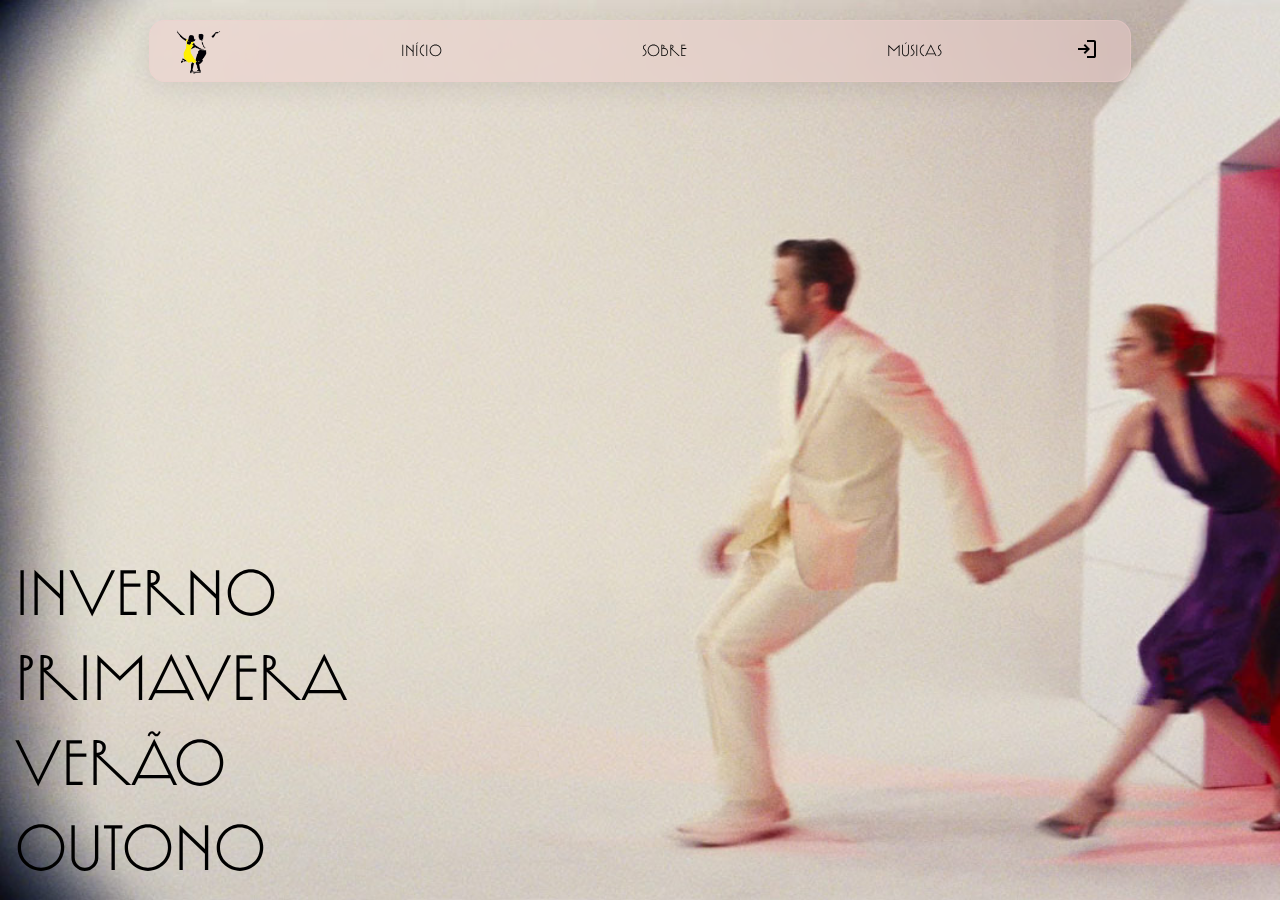
<file: Site/index.html>
<!DOCTYPE html>
<html lang="en">

<head>
    <meta charset="UTF-8">
    <meta name="viewport" content="width=device-width, initial-scale=1.0">
    <title>Início</title>
    <link rel="stylesheet" href="style.css" />
</head>

<body>

    <div class="imagem">
        <div class="painel">

            <a href="#">
                <h1 id="outono" class="cor">Outono</h1>
            </a>
            <a href="#">
                <h1 id="verao" class="cor">Verão</h1>
            </a>
            <a href="#">
                <h1 id="primavera" class="cor">Primavera</h1>
            </a>
            <a href="#">
                <h1 id="inverno" class="cor">Inverno</h1>
            </a>
        </div>
    </div>
    <div class="paginaVerao">
        <div class="container">

        </div>
    </div>
    <div class="header">
        <div class="container">
            <div class="nav">
                <a href="index.html">
                    <h1 class="logo"><img src="public/assets/imgs/iconSite.png" alt=""></h1>
                </a>
                <ul>
                    <li>
                        <a href="index.html">Início</a>
                    </li>
                    <li>
                        <a href="sobre.html">Sobre</a>
                    </li>
                    <li>
                        <a href="musicas.html">Músicas</a>
                    </li>
                </ul>
                <div class="loginBot">
                    <a href="login.html"><img src="public/assets/imgs/login.svg" alt=""></a>
                </div>
            </div>
        </div>
    </div>
</body>

</html>
</file>
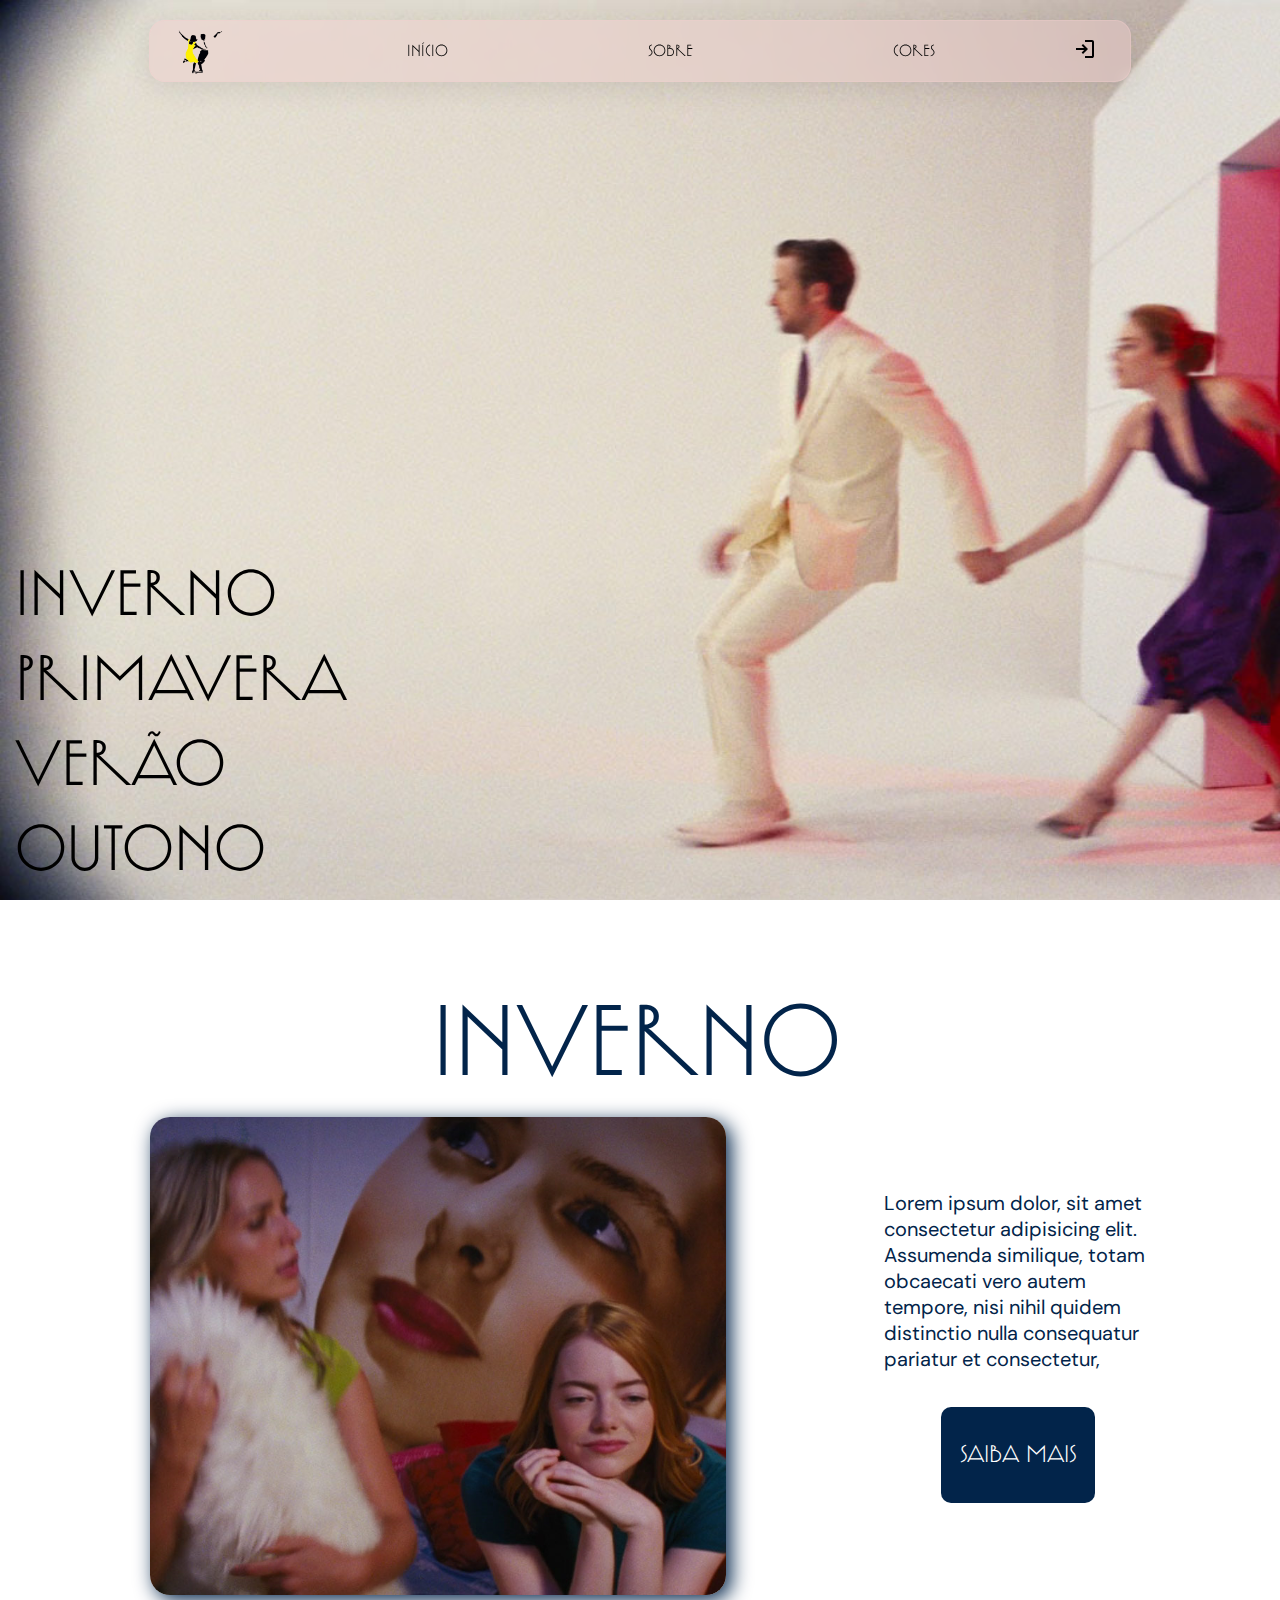
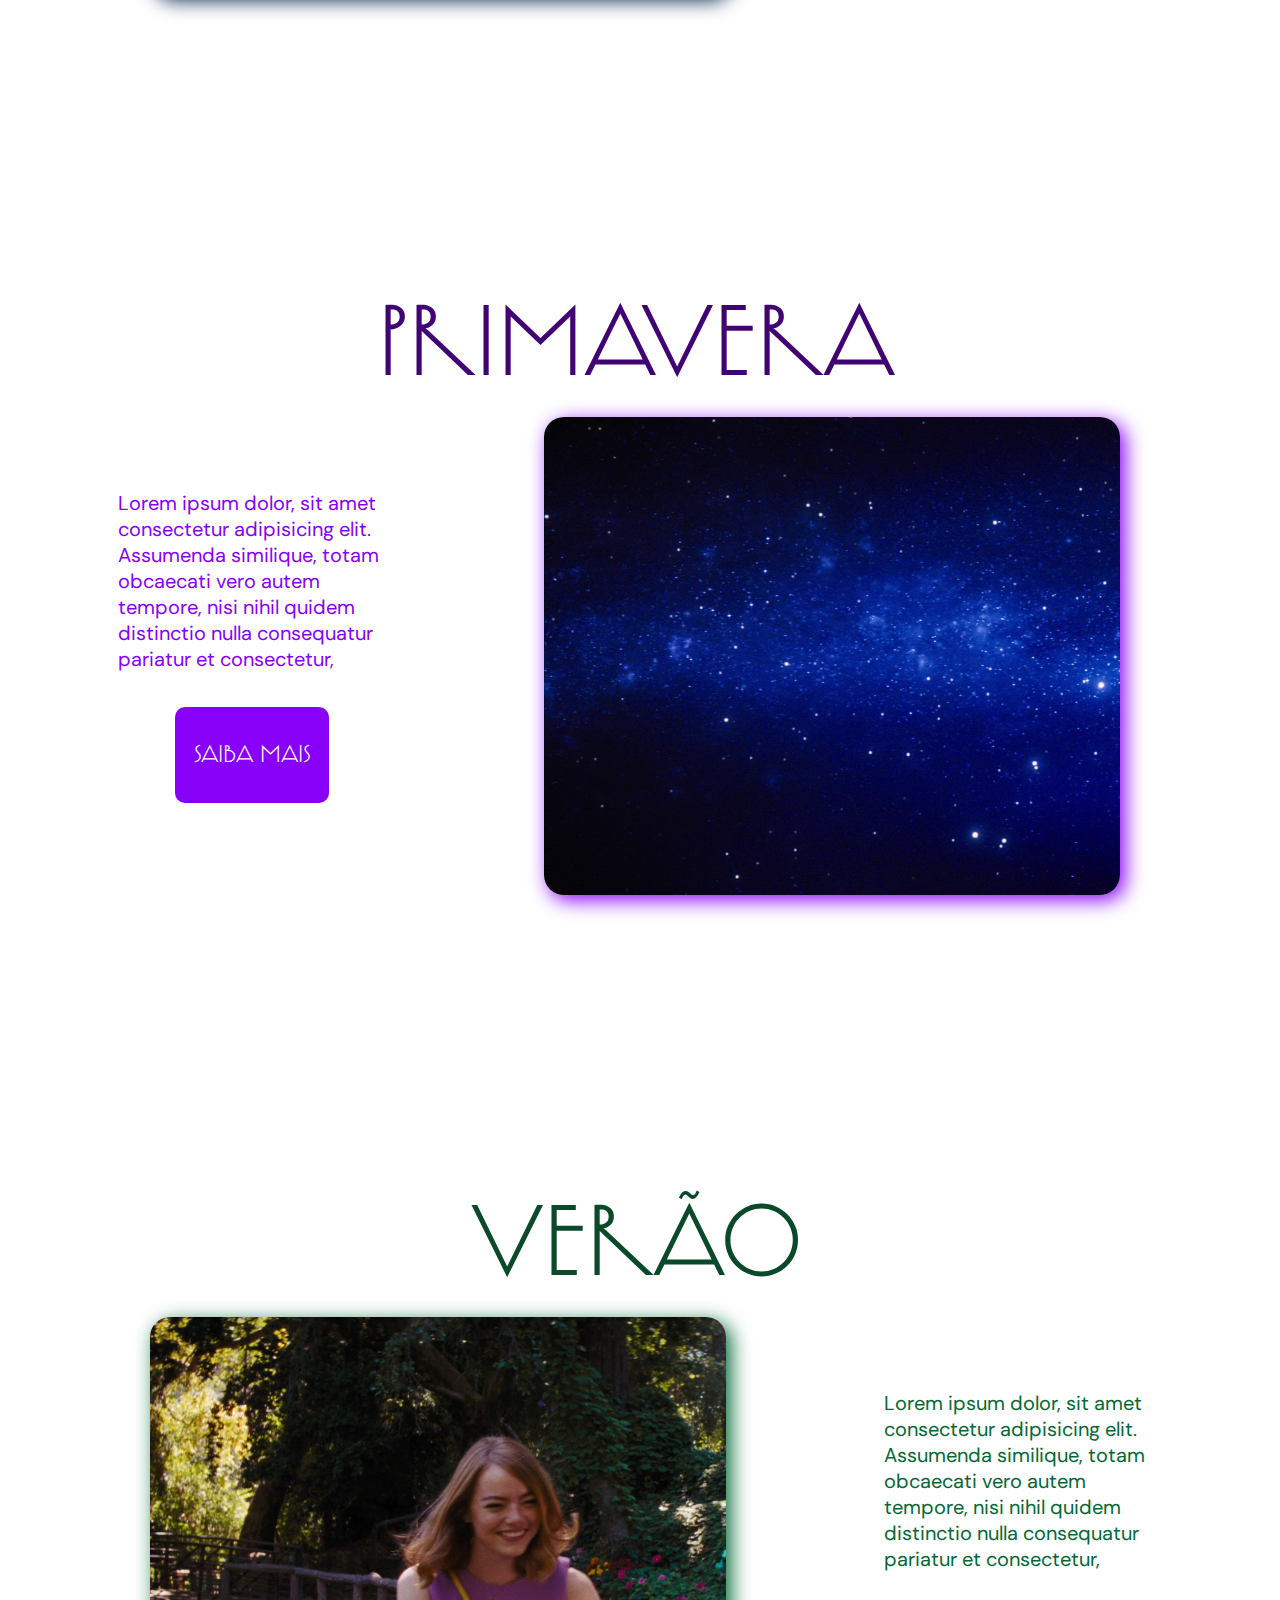
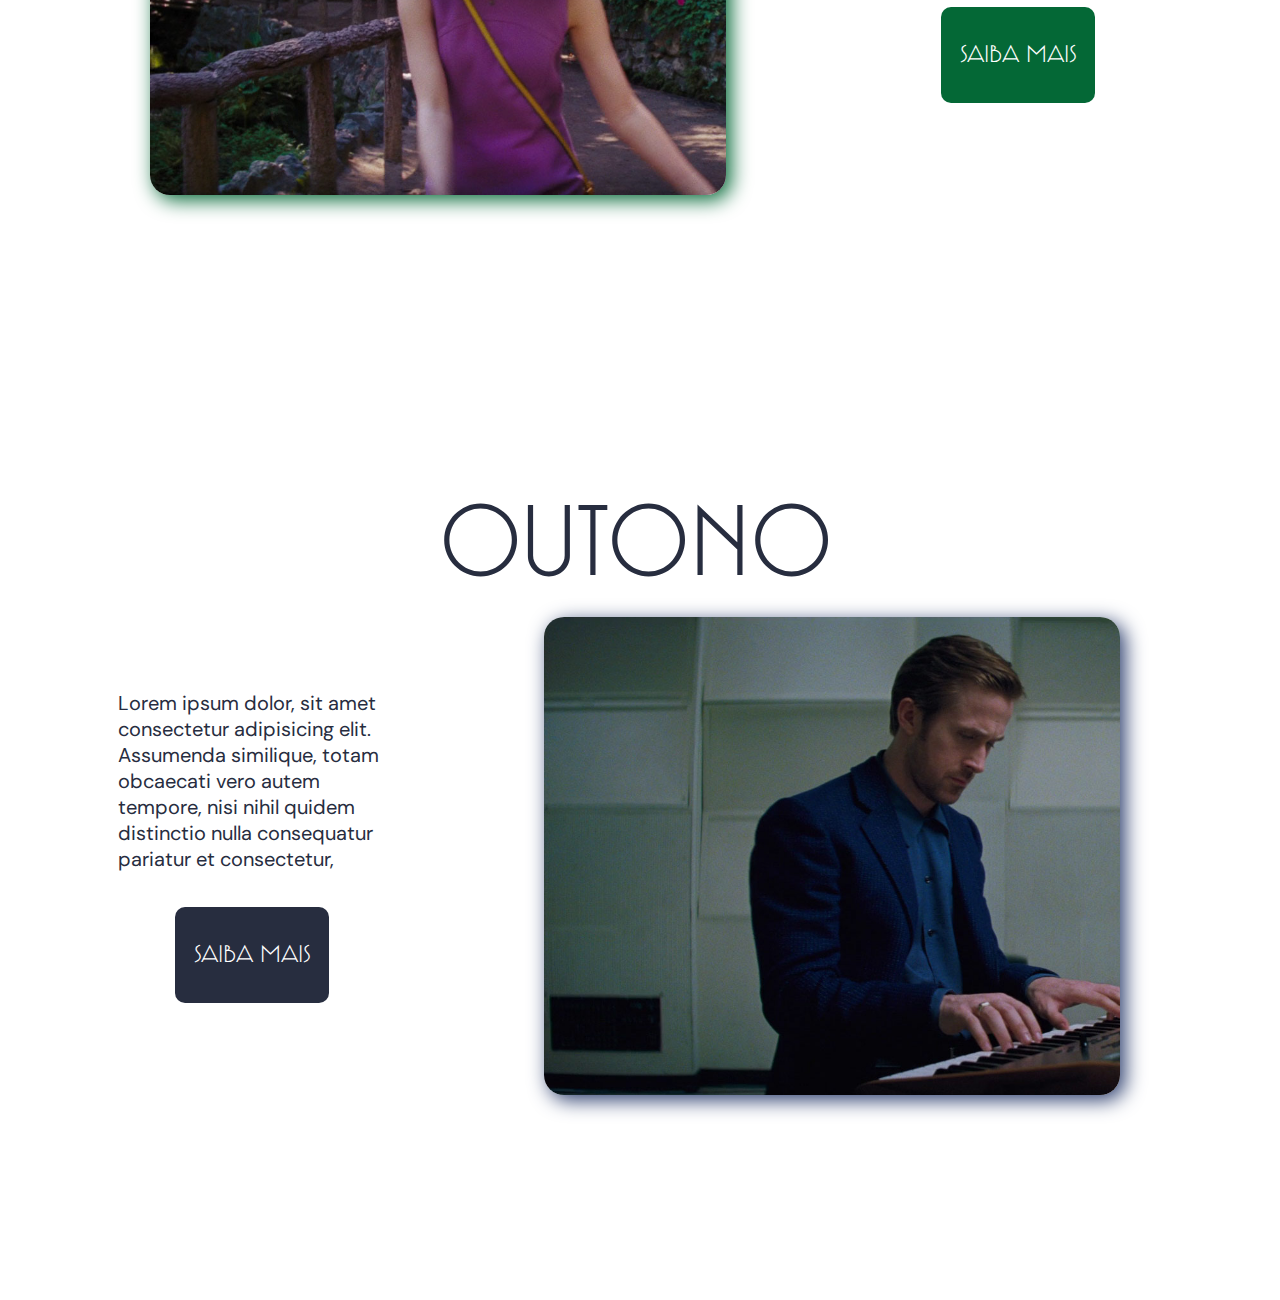
<file: Site/public/index.html>
<!DOCTYPE html>
<html lang="en">

<head>
    <meta charset="UTF-8">
    <meta name="viewport" content="width=device-width, initial-scale=1.0">
    <title>Início</title>
    <link rel="stylesheet" href="./assets/style/style.css">
    <link rel="icon" href="./assets/imgs/iconSite.png">
</head>

<body>

    <div class="imagem" id="bgHeroi">
        <div class="painel">

            <a href="#secOut" class="cor">
                <h1 onmouseenter="trocarFundo(event)" id="outono" >Outono</h1>
            </a>
            <a href="#secVer" class="cor">
                <h1 onmouseenter="trocarFundo(event)" id="verao" >Verão</h1>
            </a>
            <a  href="#secPri" class="cor">
                <h1 onmouseenter="trocarFundo(event)" id="primavera" >Primavera</h1>
            </a>
            <a href="#secInv" class="cor">
                <h1 onmouseenter="trocarFundo(event)" id="inverno" >Inverno</h1>
            </a>
        </div>
    </div>
    <div class="background">
        <section id="secInv">
            <div class="paginaInverno">
                <div class="texto">
                    <h1>Inverno</h1>
                </div>
                <div class="row">
                    <div class="container" id="invernoPag">
                    </div>
                    <div class="container2">
                        <div class="texto">
                            Lorem ipsum dolor, sit amet consectetur adipisicing elit. Assumenda similique, totam obcaecati vero autem tempore, nisi nihil quidem distinctio nulla consequatur pariatur et consectetur, 
                        </div>
                        <button>Saiba mais</button>
                    </div>
                </div>
            </div>
        </section>
        <section id="secPri">
            <div class="paginaPrimavera">
                <div class="texto">
                    <h1>Primavera</h1>
                </div>
                <div class="row">
                    <div class="container2">
                        <div class="texto">
                            Lorem ipsum dolor, sit amet consectetur adipisicing elit. Assumenda similique, totam obcaecati vero autem tempore, nisi nihil quidem distinctio nulla consequatur pariatur et consectetur, 
                        </div>
                        <button>Saiba mais</button>
                    </div>
                    <div class="container" id="primaveraPag">
                    </div>
                </div>
            </div>
        </section>
        <section id="secVer">
            <div class="paginaVerao">
                <div class="texto">
                    <h1>Verão</h1>
                </div>
                <div class="row">
                    <div class="container" id="veraoPag">
                    </div>
                    <div class="container2">
                        <div class="texto">
                            Lorem ipsum dolor, sit amet consectetur adipisicing elit. Assumenda similique, totam obcaecati vero autem tempore, nisi nihil quidem distinctio nulla consequatur pariatur et consectetur, 
                        </div>
                        <button>Saiba mais</button>
                    </div>
                </div>
            </div>
        </section>
        <section id="secOut">
            <div class="paginaOutono">
                <div class="texto">
                    <h1>Outono</h1>
                </div>
                <div class="row">
                    <div class="container2">
                        <div class="texto">
                            Lorem ipsum dolor, sit amet consectetur adipisicing elit. Assumenda similique, totam obcaecati vero autem tempore, nisi nihil quidem distinctio nulla consequatur pariatur et consectetur, 
                        </div>
                        <button>Saiba mais</button>
                    </div>
                    <div class="container" id="outonoPag">
                    </div>
                </div>
            </div>
    </div>
    </section>
    <section class="header">
        <div class="container">
            <div class="nav">
                <a href="index.html">
                    <h1 class="logo"><img src="./assets/imgs/iconSite.png" alt=""></h1>
                </a>
                <ul>
                    <li>
                        <a href="index.html">Início</a>
                    </li>
                    <li>
                        <a href="sobre.html">Sobre</a>
                    </li>
                    <li>
                        <a href="cores.html">Cores</a>
                    </li>
                </ul>
                <div class="loginBot">
                    <a href="login.html"><img src="./assets/imgs/login.svg" alt=""></a>
                </div>
            </div>
        </div>
    </section>
</body>

</html>
<script>
    function trocarFundo (event){
        const id = event.target.id;
        const textoHeroi = document.querySelectorAll('.cor');
        console.log(id); 
        if(id == 'outono'){
            bgHeroi.style.backgroundImage = `url(./assets/imgs/outono3.jpg)`;
            for(let i = 0; i < textoHeroi.length; i++){
                textoHeroi[i].style.color = '#FFF' 
            }
        }
        if(id == 'inverno'){
            bgHeroi.style.backgroundImage = `url(./assets/imgs/inverno2.jpg)`;
            for(let i = 0; i < textoHeroi.length; i++){
                textoHeroi[i].style.color = '#000' 
            }
        }
        if(id == 'verao'){
            bgHeroi.style.backgroundImage = `url(./assets/imgs/verao2.jpg)`;
            for(let i = 0; i < textoHeroi.length; i++){
                textoHeroi[i].style.color = '#FFF' 
            }
        }
        if(id == 'primavera'){
            bgHeroi.style.backgroundImage = `url(./assets/imgs/primavera2.jpg)`;
            for(let i = 0; i < textoHeroi.length; i++){
                textoHeroi[i].style.color = '#FFF' 
            }
        }
    }
</script>
</file>
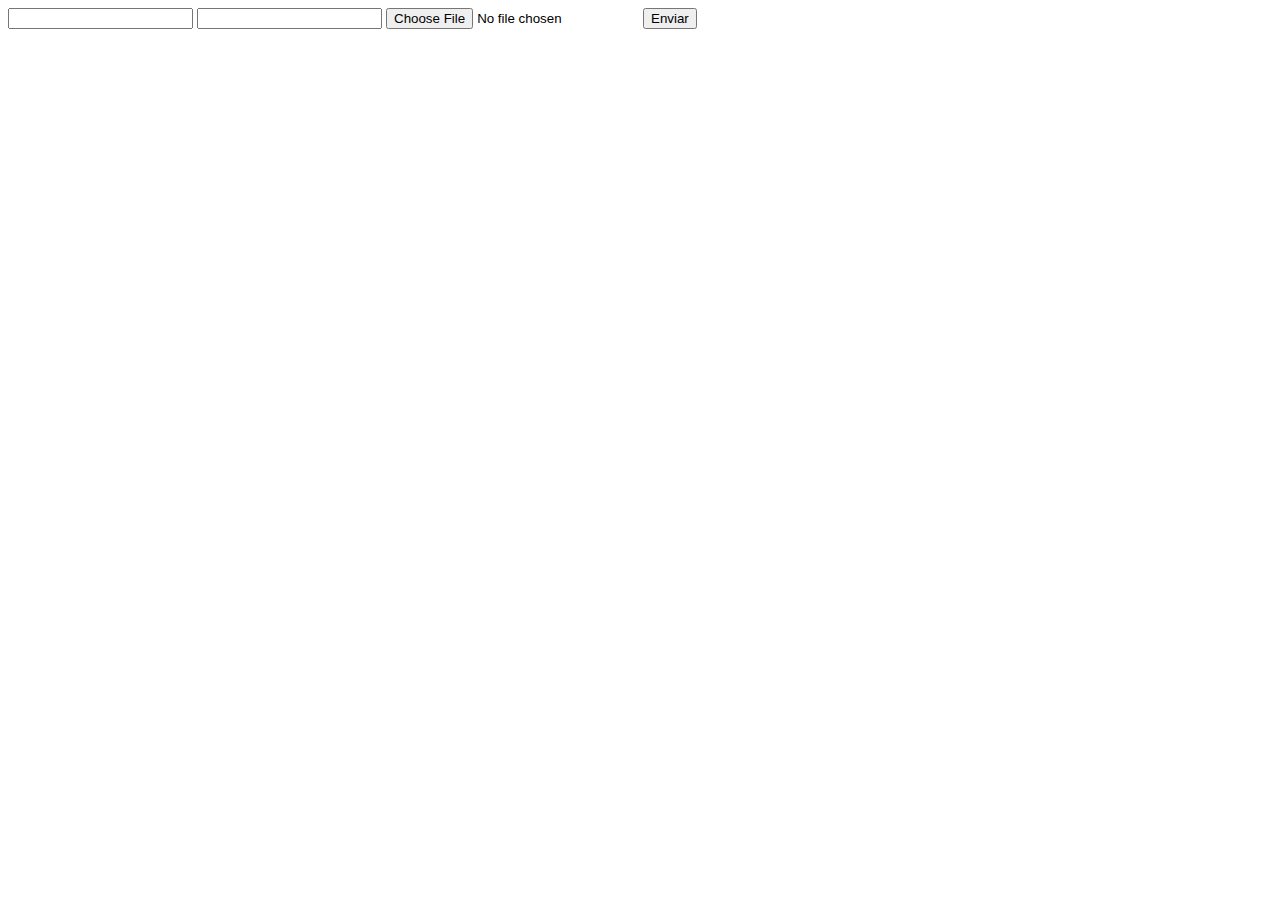
<file: Site/DOCUMENTOS_DE_APOIO/exemplo_de_upload_de_arquivo/public/index.html>
<!DOCTYPE html>
<html lang="en">

<head>
  <meta charset="UTF-8">
  <meta http-equiv="X-UA-Compatible" content="IE=edge">
  <meta name="viewport" content="width=device-width, initial-scale=1.0">
  <title>Upload</title>
</head>

<body>

  <div>
    <input name="nome" id="nome" type="text" />
    <input name="email" id="email" type="url" />
    <input name="foto" id="foto" type="file" />
    <button onclick="enviar()">Enviar</button>
  </div>

  <div id="container"></div>
</body>

</html>

<script>
  function enviar() {
    const formData = new FormData();
    formData.append('foto', foto.files[0])
    formData.append('nome', nome.value)
    formData.append('email', email.value)

    fetch("/usuarios/cadastro", {
      method: "POST",
      body: formData
    })
      .then(res => {
        window.location = "./perfil.html"
      })
      .catch(err => {
        console.log(err);
      })
  }
</script>
</file>
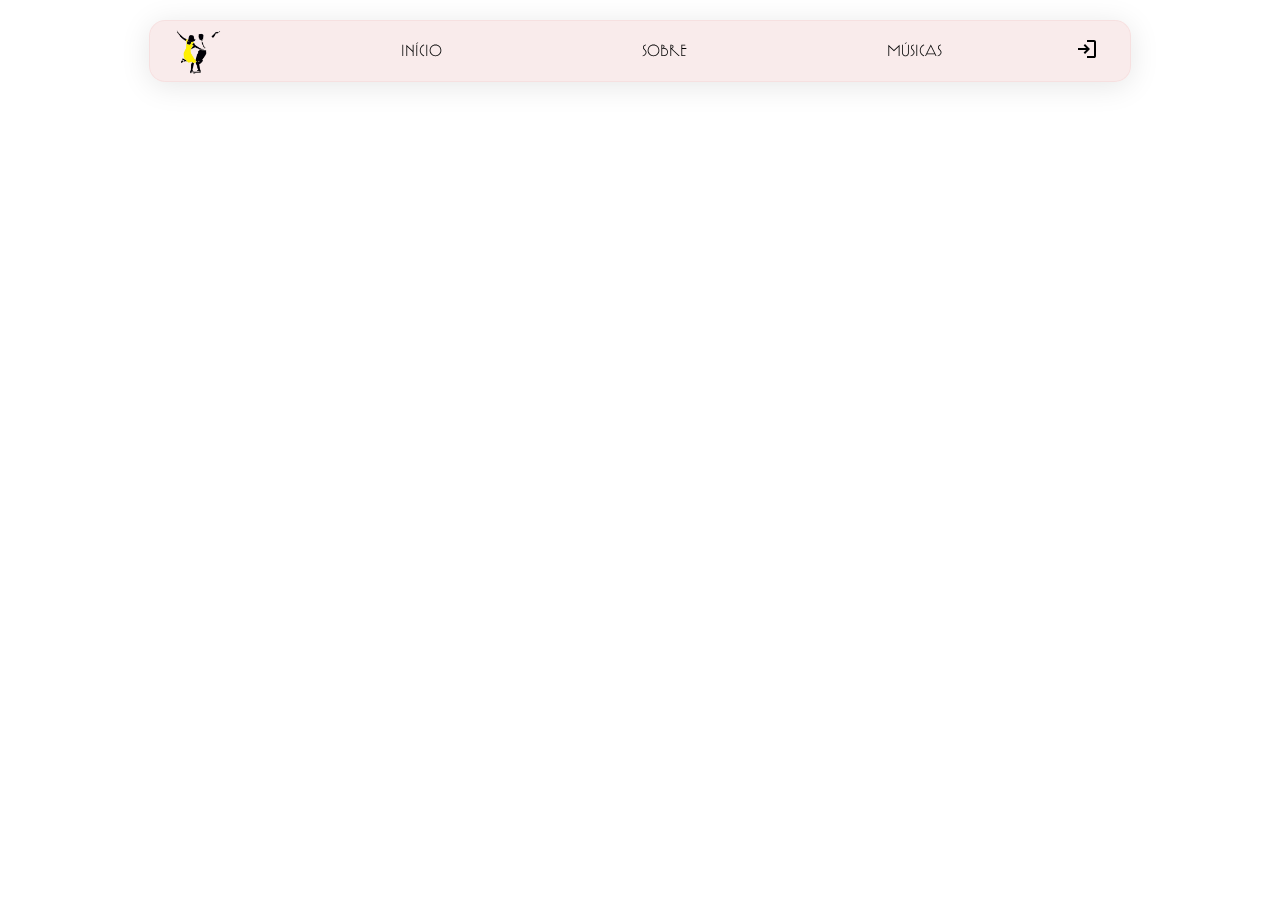
<file: Site/musicas.html>
<!DOCTYPE html>
<html lang="en">
<head>
    <meta charset="UTF-8">
    <meta name="viewport" content="width=device-width, initial-scale=1.0">
    <title>Músicas</title>
    <link rel="stylesheet" href="public/assets/style/style.css">

    <link rel="icon" href="public/assets/imgs/iconSite.png">
    
</head>
<body>

    <div class="header">
        <div class="container">
            <div class="nav">
                <a href="index.html"><h1 class="logo"><img src="public/assets/imgs/iconSite.png" alt=""></h1></a>
                <ul>
                    <li>    
                        <a href="index.html">Início</a>
                    </li>
                    <li>
                        <a href="sobre.html">Sobre</a>
                    </li>
                    <li>
                        <a href="musicas.html">Músicas</a>
                    </li>
                </ul>
                <div class="loginBot">
                    <a href="login.html"><img src="public/assets/imgs/login.svg" alt=""></a>
                </div>
            </div>
        </div>
    </div>
    <div class="musicas">
        <div class="spotify">
            <iframe style="border-radius:12px" src="https://open.spotify.com/embed/album/3GU8BzFEAdFSRjc8jZkL3S?utm_source=generator"
             width="100%" height="352" frameBorder="0" allowfullscreen="" allow="autoplay; clipboard-write; encrypted-media; fullscreen; picture-in-picture" 
             loading="lazy"></iframe>
            </div>
    </div>
    
</body>
</html>
<script>



</script>
</file>
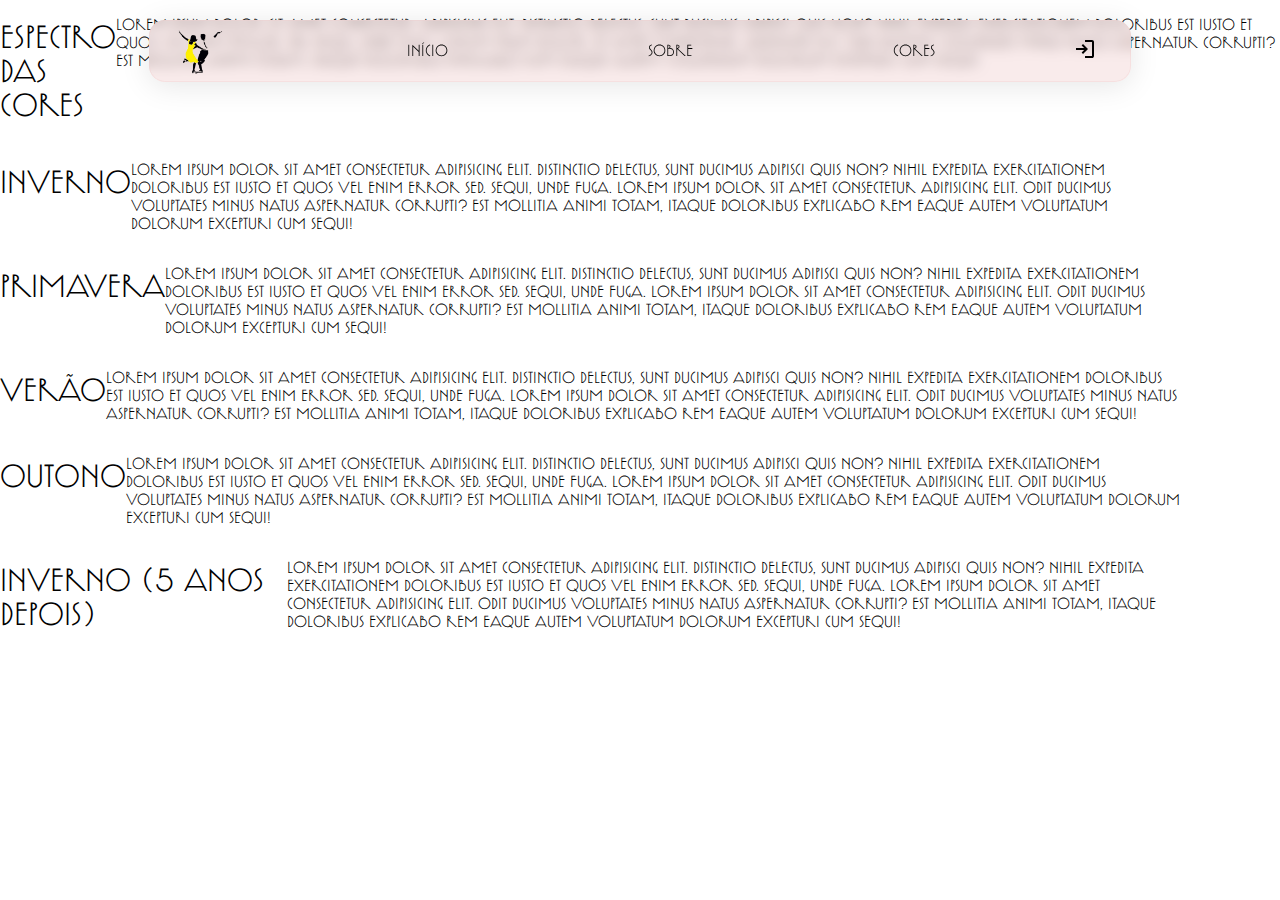
<file: Site/public/cores.html>
<!DOCTYPE html>
<html lang="en">
<head>
    <meta charset="UTF-8">
    <meta name="viewport" content="width=device-width, initial-scale=1.0">
    <title>Teoria das cores</title>
    <link rel="stylesheet" href="./assets/style/style.css">
    <link rel="icon" href="./assets/imgs/iconSite.png">
</head>
<body>

    <section class="header">
        <div class="container">
            <div class="nav">
                <a href="index.html">
                    <h1 class="logo"><img src="./assets/imgs/iconSite.png" alt=""></h1>
                </a>
                <ul>
                    <li>
                        <a href="index.html">Início</a>
                    </li>
                    <li>
                        <a href="sobre.html">Sobre</a>
                    </li>
                    <li>
                        <a href="cores.html">Cores</a>
                    </li>
                </ul>
                <div class="loginBot">
                    <a href="login.html"><img src="./assets/imgs/login.svg" alt=""></a>
                </div>
            </div>
        </div>
    </section>

    <section class="sectionCor">
        <div class="container">
            <div class="tituloEspectro">
                <h1>Espectro das cores</h1>
            </div>
            <div class="imagemEspectro"></div>
            <div class="texto">
                <p>Lorem ipsum dolor sit amet consectetur adipisicing elit. Distinctio delectus, sunt ducimus adipisci
                    quis non? Nihil expedita exercitationem doloribus est iusto et quos vel enim error sed. Sequi, unde
                    fuga. Lorem ipsum dolor sit amet consectetur adipisicing elit. Odit ducimus voluptates minus natus
                    aspernatur corrupti? Est mollitia animi totam, itaque doloribus explicabo rem eaque autem voluptatum
                    dolorum excepturi cum sequi!</p>
            </div>
        </div>
    </section>
    <section class="sectionSobreInv">
        <div class="container">
            <div class="tituloSobreInv">
                <h1>Inverno</h1>
            </div>
            <div class="row">
                <div class="texto">
            <div class="imagemEspectroInv"></div>
                    <p>Lorem ipsum dolor sit amet consectetur adipisicing elit. Distinctio delectus, sunt ducimus adipisci
                        quis non? Nihil expedita exercitationem doloribus est iusto et quos vel enim error sed. Sequi, unde
                        fuga. Lorem ipsum dolor sit amet consectetur adipisicing elit. Odit ducimus voluptates minus natus
                        aspernatur corrupti? Est mollitia animi totam, itaque doloribus explicabo rem eaque autem voluptatum
                        dolorum excepturi cum sequi!</p>

                </div>
                <div class="imagemSobreInv"></div>
            </div>
        </div>
    </section>
    <section class="sectionSobrePri">
        <div class="container">
            <div class="tituloSobrePri">
                <h1>Primavera</h1>
            </div>
            <div class="row">

            <div class="texto">
            <div class="imagemEspectroPri"></div>
                <p>Lorem ipsum dolor sit amet consectetur adipisicing elit. Distinctio delectus, sunt ducimus adipisci
                    quis non? Nihil expedita exercitationem doloribus est iusto et quos vel enim error sed. Sequi, unde
                    fuga. Lorem ipsum dolor sit amet consectetur adipisicing elit. Odit ducimus voluptates minus natus
                    aspernatur corrupti? Est mollitia animi totam, itaque doloribus explicabo rem eaque autem voluptatum
                    dolorum excepturi cum sequi!</p>
            </div>
            <div class="imagemSobrePri"></div>
        </div>
        </div>
    </section>

    <section class="sectionSobreVer">
        <div class="container">
            <div class="tituloSobreVer">
                <h1>Verão</h1>
            </div>
            <div class="row">

            <div class="texto">
            <div class="imagemEspectroVer"></div>
                <p>Lorem ipsum dolor sit amet consectetur adipisicing elit. Distinctio delectus, sunt ducimus adipisci
                    quis non? Nihil expedita exercitationem doloribus est iusto et quos vel enim error sed. Sequi, unde
                    fuga. Lorem ipsum dolor sit amet consectetur adipisicing elit. Odit ducimus voluptates minus natus
                    aspernatur corrupti? Est mollitia animi totam, itaque doloribus explicabo rem eaque autem voluptatum
                    dolorum excepturi cum sequi!</p>
            </div>
            <div class="imagemSobreVer"></div>
        </div>
        </div>
    </section>

    <section class="sectionSobreOut">
        <div class="container">
            <div class="tituloSobreOut">
                <h1>Outono</h1>
            </div>
            <div class="row">

            <div class="texto">
            <div class="imagemEspectroOut"></div>
                <p>Lorem ipsum dolor sit amet consectetur adipisicing elit. Distinctio delectus, sunt ducimus adipisci
                    quis non? Nihil expedita exercitationem doloribus est iusto et quos vel enim error sed. Sequi, unde
                    fuga. Lorem ipsum dolor sit amet consectetur adipisicing elit. Odit ducimus voluptates minus natus
                    aspernatur corrupti? Est mollitia animi totam, itaque doloribus explicabo rem eaque autem voluptatum
                    dolorum excepturi cum sequi!</p>
            </div>
            <div class="imagemSobreOut"></div>
        </div>
        </div>
    </section>

    <section class="sectionSobreInv2">
        <div class="container">
            <div class="tituloSobreInv2">
                <h1>Inverno (5 anos depois)</h1>
            </div>
            <div class="row">

            <div class="texto">
            <div class="imagemEspectroInv2"></div>
                <p>Lorem ipsum dolor sit amet consectetur adipisicing elit. Distinctio delectus, sunt ducimus adipisci
                    quis non? Nihil expedita exercitationem doloribus est iusto et quos vel enim error sed. Sequi, unde
                    fuga. Lorem ipsum dolor sit amet consectetur adipisicing elit. Odit ducimus voluptates minus natus
                    aspernatur corrupti? Est mollitia animi totam, itaque doloribus explicabo rem eaque autem voluptatum
                    dolorum excepturi cum sequi!</p>
            </div>
            <div class="imagemSobreInv2"></div>
        </div>
        </div>
    </section>

    

</body>
</html>
</file>
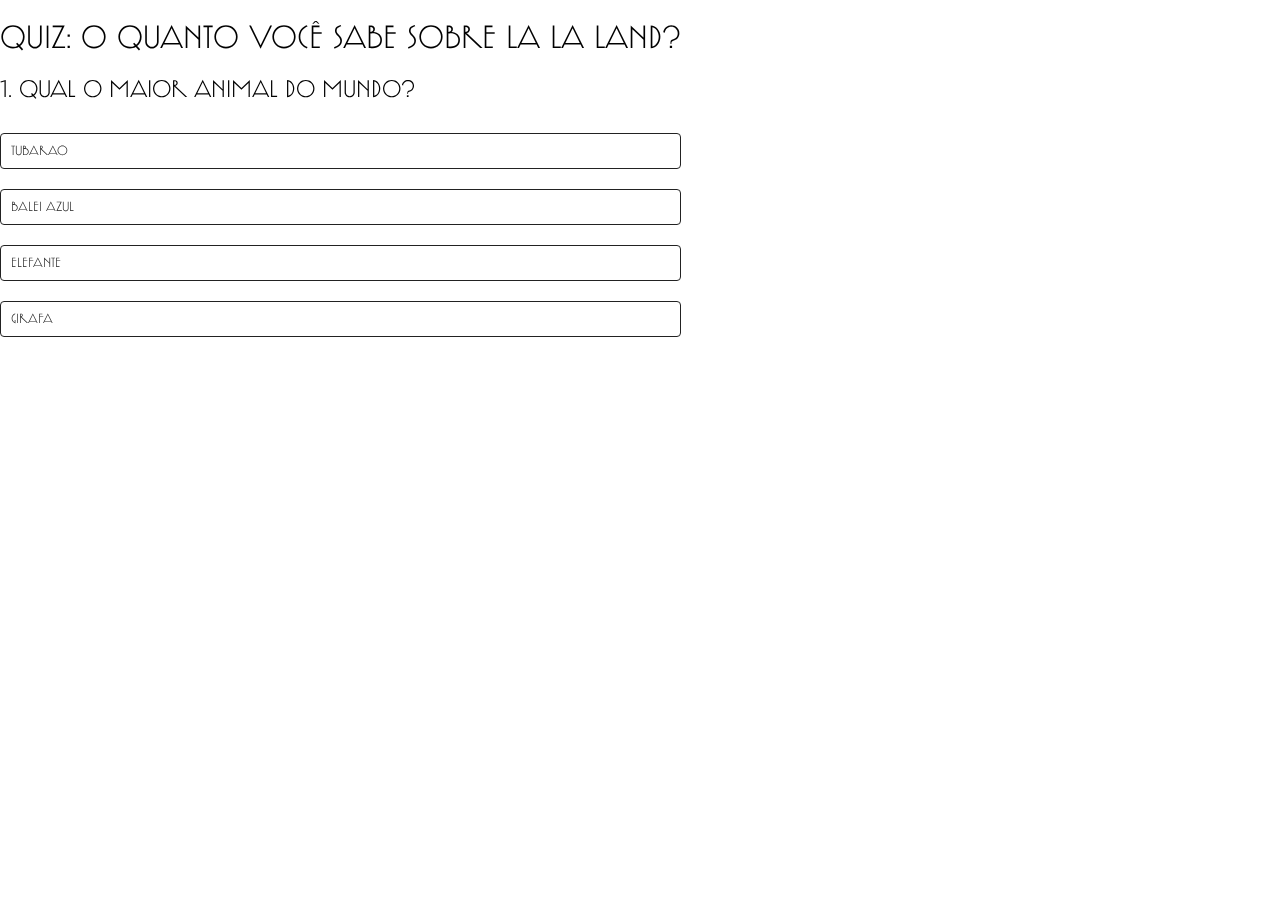
<file: Site/public/musicas.html>
<!DOCTYPE html>
<html lang="en">
<head>
    <meta charset="UTF-8">
    <meta name="viewport" content="width=device-width, initial-scale=1.0">
    <title>Quiz </title>
    <link rel="stylesheet" href="./assets/style/style.css">
    <link rel="stylesheet" href="./assets/style/quiz.css">
    <link rel="icon" href="./assets/imgs/iconSite.png">
    
</head>
<body>


    <div class="app" >
        <div class="container" id="grayscale">
            <div class="quiz">
                <h1>Quiz: O quanto você sabe sobre La la land?</h1>
                <h2 id="questoes">Question goes here</h2>
                <div id="botao-resposta">
                    <button class="resposta">Answer 1</button>
                    <button class="resposta">Answer 2</button>
                    <button class="resposta">Answer 3</button>
                    <button class="resposta">Answer 4</button>
                </div>
                <button id="proximo">Next</button>
            </div>
        </div>
        <div class="progressBar">
            <div id="progress"></div>
        </div>
    </div>

    

</body>
</html>
<script src="js/quiz.js"></script>
<script>



</script>
</file>
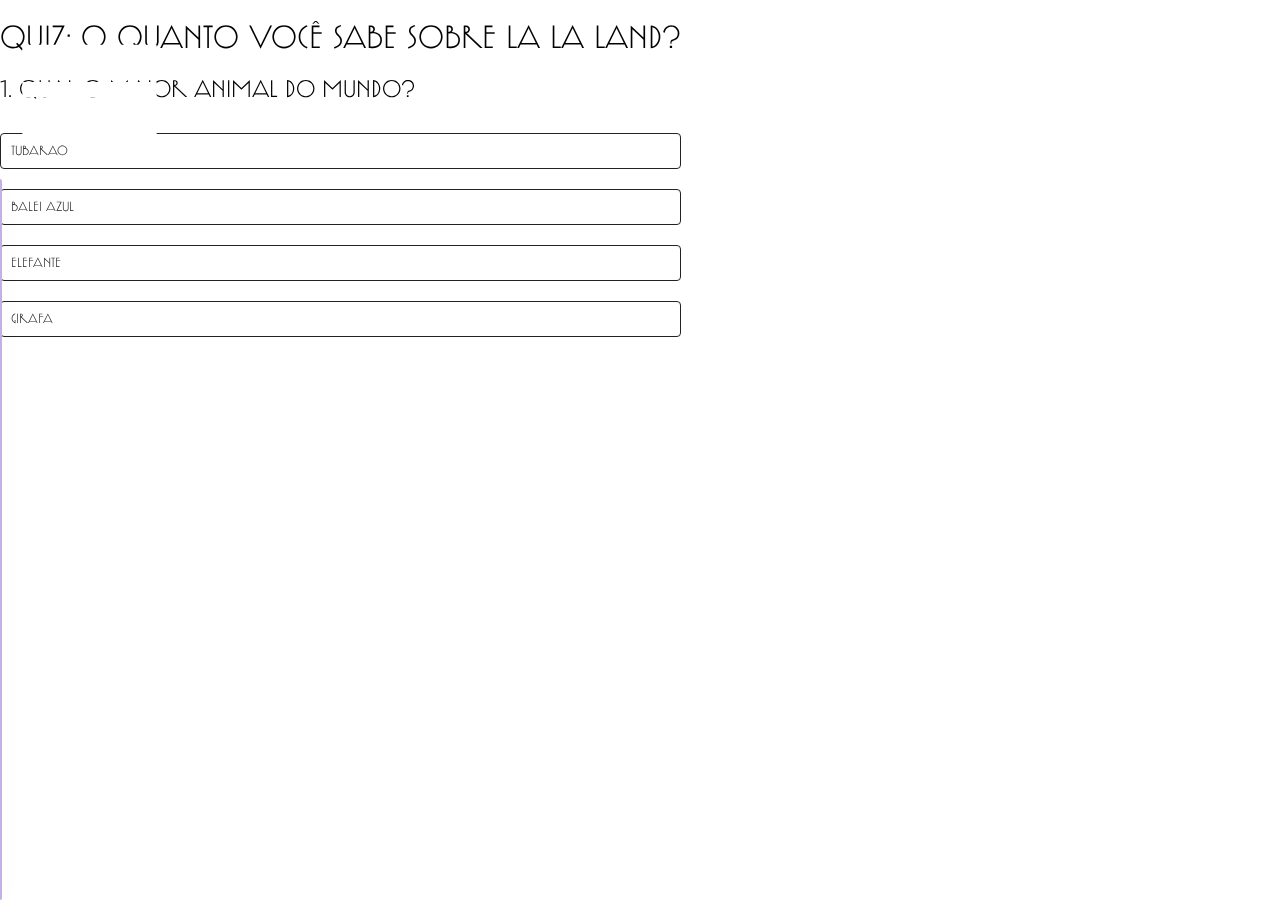
<file: Site/public/quiz.html>
<!DOCTYPE html>
<html lang="en">

<head>
    <meta charset="UTF-8">
    <meta name="viewport" content="width=device-width, initial-scale=1.0">
    <title>Quiz </title>
    <link rel="stylesheet" href="./assets/style/style.css">
    <link rel="stylesheet" href="./assets/style/sidebar.css">
    <link rel="stylesheet" href="./assets/style/quiz.css">
    <link rel="icon" href="./assets/imgs/iconSite.png">

</head>

<body onload="mudarTema(); mudarTemaSide()">
    <section class="sidebar">
        <img src="assets/imgs/menu.svg" alt="" onclick="mostrarConteudo()" id="mostrarSide">
        <div class="container" id="crescerSide">
            <img src="assets/imgs/close.svg" alt="" id="fecharSide" onclick="mostrarConteudo()">
            <img src="assets/imgs/iconSite.png" alt="">
            <div class="link">
                    <button class="botaoSide" onclick="redirecionarInicio()">Início</button>
                <button class="botaoSide" onclick="redirecionarQuiz()">Quiz</button>
                <button class="botaoSide" onclick="redirecionarDash()">Dashboards</button>
            </div>
        </div>
    </section>

    <div class="app" id="fundoImagem">
        <div class="container" id="grayscale">
            <div class="quiz">

                <h1>Quiz: O quanto você sabe sobre La la land?</h1>
                <div class="progressBar">
                    <div id="progress"></div>
                </div>
                <h2 id="questoes"></h2>
                <div id="botao-resposta">
                    <button class="resposta"> </button>
                    <button class="resposta"> </button>
                    <button class="resposta"> </button>
                    <button class="resposta"> </button>
                </div>

                <button id="proximo"></button>
            </div>
        </div>

    </div>



</body>

</html>
<script src="js/quiz.js"></script>
<script src="js/sidebar.js"></script>
</file>
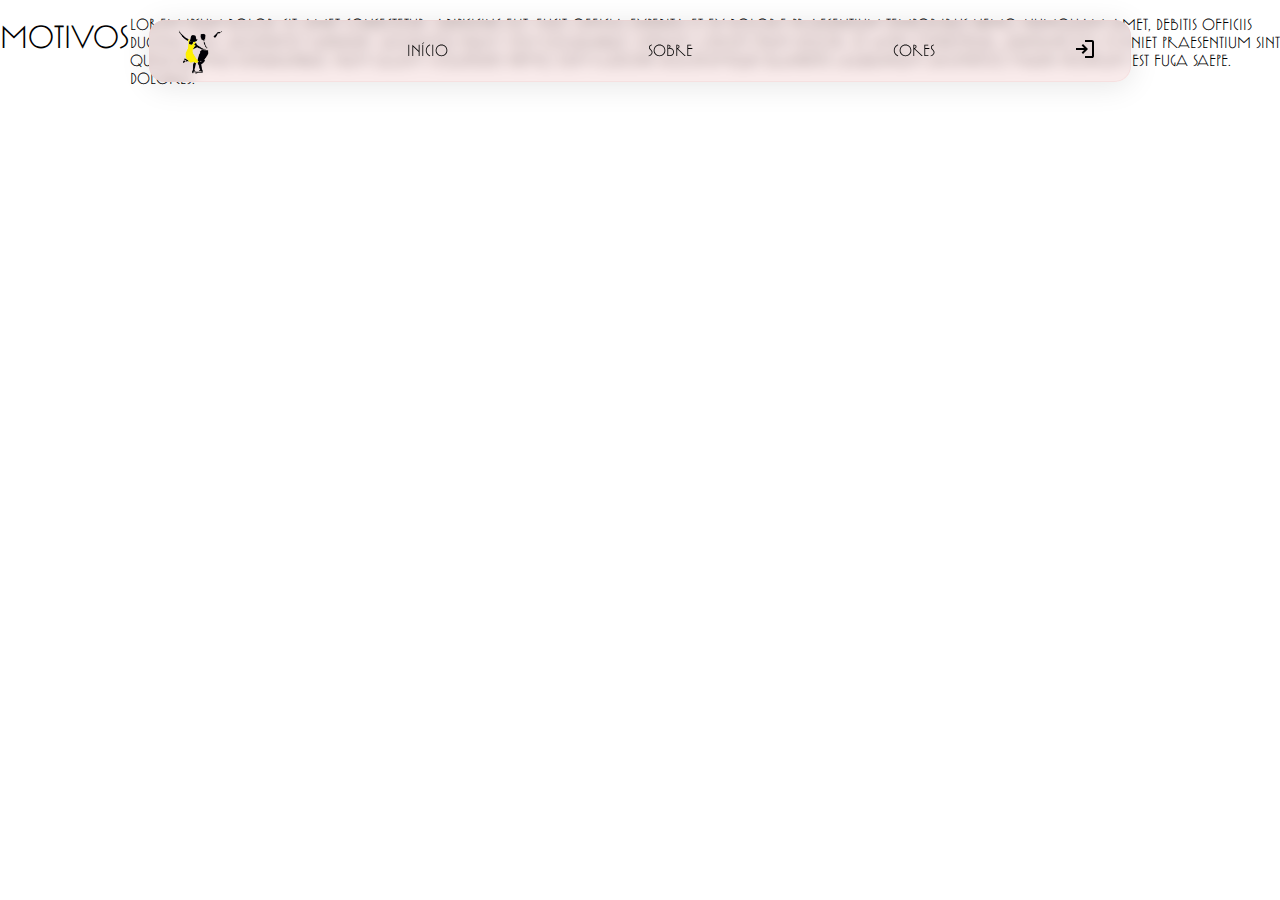
<file: Site/public/sobre.html>
<!DOCTYPE html>
<html lang="en">

<head>
    <meta charset="UTF-8">
    <meta name="viewport" content="width=device-width, initial-scale=1.0">
    <title>Sobre</title>
    <link rel="stylesheet" href="./assets/style/nav.css">
    <link rel="stylesheet" href="./assets/style/style.css">
    <link rel="icon" href="./assets/imgs/iconSite.png">
</head>

<body>
    
    <section class="sectionSobreMim">
        <div class="container">
            <div class="tituloSobreMim">
                <h1>Motivos</h1>
            </div>
            <div class="texto">
                <p>
                    Lorem ipsum dolor sit amet consectetur adipisicing elit. Fugit officia expedita et ex dolore
                    praesentium
                    temporibus nemo, numquam amet, debitis officiis ducimus. Aut, architecto cupiditate. Accusamus ipsam
                    velit recusandae veniam. Lorem ipsum dolor sit amet consectetur adipisicing elit. Eveniet
                    praesentium sint quod ducimus repudiandae, nam ullam voluptates nemo, eum ratione doloremque
                    blanditiis laudantium architecto magni nostrum est fuga saepe. Dolores.
                </p>
            </div>
        </div>
    </section>
    <section class="header">
        <div class="container">
            <div class="nav">
                <a href="index.html">
                    <h1 class="logo"><img src="./assets/imgs/iconSite.png" alt=""></h1>
                </a>
                <ul>
                    <li>
                        <a href="index.html">Início</a>
                    </li>
                    <li>
                        <a href="sobre.html">Sobre</a>
                    </li>
                    <li>
                        <a href="cores.html">Cores</a>
                    </li>
                </ul>
                <div class="loginBot">
                    <a href="login.html"><img src="./assets/imgs/login.svg" alt=""></a>
                </div>
            </div>
        </div>
    </section>
</body>

</html>
</file>
<file: Site/style.css>
@font-face {
    font-family: "yasashii";
    src: url("./yasashii/yasashii.otf") format("opentype");
}

* {
    font-family: "yasashii";
}

body {
    margin: 0;
    background-size: cover;
}

/* NAV */


ul {
    list-style-type: none;
    display: flex;
    margin-left: 0;
    /* justify-content: space-evenly; */
}

li {
    margin: 0px 100px 0px 100px;
}

.header {
    display: flex;
}

.container {
    display: flex;
    width: 100%;
}

.header .container {
    justify-content: center;
    top: 20px;
    position: fixed;
    align-items: center;
}

.header .nav {
    display: flex;
    width: 980px;
    height: 60px;
    align-items: center;
    justify-content: space-around;
    font-size: 16px;
    background: rgba(241, 204, 204, 0.4);
    border-radius: 16px;
    box-shadow: 0 4px 30px rgba(0, 0, 0, 0.1);
    backdrop-filter: blur(6.3px);
    -webkit-backdrop-filter: blur(6.3px);
    border: 1px solid rgba(241, 204, 204, 0.36);
}

.header .container .nav .logo img {
    height: 80px;
}

.header .container .nav h1 {
    margin: 0;
}

.header .container .nav .loginBot {
    display: flex;
    align-items: flex-end;
    margin-right: 14px;
}

video {
    object-fit: cover;
    position: fixed;
    height: 100vh;
    width: 100vw;
}

.imagem {
    background-color: whitesmoke;
    background-size: cover;
    /* background-size: contain; */
    background-repeat: no-repeat;
    transition: 3s;
    background-image: url(public/assets/imgs/inicio2.jpg);
}



.painel {
    width: 100%;
    height: 100vh;
    display: flex;
    flex-direction: column-reverse;
    font-size: 32px;
}

a {
    text-decoration: none;
    color: black;
}

.imagem:has(#inverno:hover) {
    background-image: url(public/assets/imgs/inverno2.jpg);
}

.painel:has(#inverno:hover) {
    animation: transicao 2s;
}

.imagem:has(#verao:hover) {
    background-image: url(public/assets/imgs/verao2.jpg);
}

.painel:has(#verao:hover) {
    animation: transicao 2s;
}

.imagem:has(#primavera:hover) {
    background-image: url(public/assets/imgs/primavera2.jpg);
}

.painel:has(#primavera:hover) {
    animation: transicao 2s;
}

.imagem:has(#outono:hover) {
    background-image: url(public/assets/imgs/outono3.jpg);
}

.painel:has(#outono:hover) {
    animation: transicao 2s;
}

.cor:hover {
    color: white;
    transition: 2s;
}

.painel h1 {
    width: fit-content;
    margin: 0;
    color: black;
    margin: 0px 0px 15px 15px;
}

@keyframes transicao {
    0% {
        backdrop-filter: blur(14px) grayscale(100%);
    }

    50% {
        backdrop-filter: blur(0px);
    }

    100% {
        backdrop-filter: grayscale(0%);
    }
}

/* login */
.login {
    width: 100%;
    height: 100vh;
    background-color: beige;
    display: flex;
    justify-content: flex-start;
    align-items: center;
}

.login .container {
    display: flex;
    width: 20%;
    height: 40%;
    padding: 40px;
    /* height: 600px; */
    align-items: center;
    align-items: flex-start;
    justify-content: center;
    flex-direction: column;
    background: white;
    z-index: 1;
    margin-left: 70px;
    border-radius: 10px;
    /* gap: 20px;
    background: rgba(255, 255, 255, 0.47);
    border-radius: 16px;
    box-shadow: 0 4px 30px rgba(0, 0, 0, 0.1);
    backdrop-filter: blur(9.8px);
    -webkit-backdrop-filter: blur(9.8px); */
}

.login .container h1 {
    margin: 0;
}

.login .container h3 {
    margin: 8px 8px 8px 0px;
    font-size: 16px;
}

.login .container input {
    width: 97%;
    /* height: 20px; */
    border-radius: 6px;
    outline: none;
    padding: 4px;
    transition: 0.3s;
    border: 1px solid
}

.login .container button {
    width: 100%;
    padding: 10px;
    text-align: center;
    margin-top: 12px;
    font-weight: bolder;
    font-size: 24px;
    background-color: rgb(77, 80, 228);
    border-radius: 6px;
    cursor: pointer;
    transition: 0.3s;
    color: whitesmoke;
    border: none;
}

.login .container h6 {
    font-size: 14px;
    margin: 4px;
}

.login .container a {
    padding: 0;
}

.login .container button:hover {
    scale: 1.05;
}

.login .container input:focus {
    scale: 1.05;
}
</file>
<file: Site/public/assets/style/style.css>
@import url('https://fonts.googleapis.com/css2?family=DM+Sans:ital,opsz,wght@0,9..40,100..1000;1,9..40,100..1000&display=swap');

@font-face {
    font-family: "yasashii";
    src: url("../../../yasashii/yasashii.otf") format("opentype");
}

* {
    font-family: "yasashii";
}

body {
    margin: 0;
    background-size: cover;
}

html{
    scroll-behavior: smooth;
}

/* NAV */


ul {
    list-style-type: none;
    display: flex;
    margin-left: 0;
    /* justify-content: space-evenly; */
}

li {
    margin: 0px 100px 0px 100px;
}

.header {
    display: flex;
}

.container {
    display: flex;
    width: 100%;
}

.header .container {
    justify-content: center;
    top: 20px;
    position: fixed;
    align-items: center;
}

.header .nav {
    display: flex;
    width: 980px;
    height: 60px;
    align-items: center;
    justify-content: space-around;
    font-size: 16px;
    background: rgba(241, 204, 204, 0.4);
    border-radius: 16px;
    box-shadow: 0 4px 30px rgba(0, 0, 0, 0.1);
    backdrop-filter: blur(6.3px);
    -webkit-backdrop-filter: blur(6.3px);
    border: 1px solid rgba(241, 204, 204, 0.36);
}

.header .container .nav .logo img {
    height: 80px;
}

.header .container .nav h1 {
    margin: 0;
}

.header .container .nav .loginBot {
    display: flex;
    align-items: flex-end;
    margin-right: 14px;
}

/* index */

.painel h1:hover{
    cursor: pointer;
}

video {
    object-fit: cover;
    position: fixed;
    height: 100vh;
    width: 100vw;
}

.imagem {
    background-color: whitesmoke;
    background-size: cover;
    /* background-size: contain; */
    background-repeat: no-repeat;
    transition: 3s;
    background-image: url(../imgs/inicio2.jpg);
}



.painel {
    width: 100%;
    height: 100vh;
    display: flex;
    flex-direction: column-reverse;
    font-size: 32px;
}

a {
    text-decoration: none;
    color: black;
    width: fit-content;
}

.imagem:has(#inverno:hover) {
    background-image: url(../imgs/inverno2.jpg);
}

.painel:has(#inverno:hover) {
    animation: transicao 2s;
}

.imagem:has(#verao:hover) {
    background-image: url(../imgs/verao2.jpg);
}

.painel:has(#verao:hover) {
    animation: transicao 2s;
}

.imagem:has(#primavera:hover) {
    background-image: url(../imgs/primavera2.jpg);
}

.painel:has(#primavera:hover) {
    animation: transicao 2s;
}

.imagem:has(#outono:hover) {
    background-image: url(../imgs/outono3.jpg);
}

.painel:has(#outono:hover) {
    animation: transicao 2s;
}

.cor#inverno:hover {
    color: rgb(26, 97, 179);
    transition: 2s;
}

.cor#primavera:hover {
    color: rgb(136, 0, 247);
    transition: 2s;
}

.cor#verao:hover {
    color: rgb(4, 104, 54);
    transition: 2s;
}

.cor#outono:hover {
    color: rgb(141, 169, 255);
    transition: 2s;
}

.painel h1 {
    width: fit-content;
    margin: 0;
    color: black;
    margin: 0px 0px 15px 15px;
}

@keyframes transicao {
    0% {
        backdrop-filter: blur(14px) grayscale(100%);
    }

    50% {
        backdrop-filter: blur(0px);
    }

    100% {
        backdrop-filter: grayscale(0%);
    }
}

/* login */
.login {
    width: 100%;
    height: 100vh;
    background-color: beige;
    display: flex;
    justify-content: flex-start;
    align-items: center;
}

.login .container {
    display: flex;
    width: 20%;
    height: 40%;
    padding: 40px;
    /* height: 600px; */
    align-items: center;
    align-items: flex-start;
    justify-content: center;
    flex-direction: column;
    background: white;
    z-index: 1;
    margin-left: 70px;
    border-radius: 10px;
    /* gap: 20px;
    background: rgba(255, 255, 255, 0.47);
    border-radius: 16px;
    box-shadow: 0 4px 30px rgba(0, 0, 0, 0.1);
    backdrop-filter: blur(9.8px);
    -webkit-backdrop-filter: blur(9.8px); */
}



.login .container h1 {
    margin: 0;
}

.login .container h3 {
    margin: 8px 8px 8px 0px;
    font-size: 16px;
}

.login .container input {
    width: 97%;
    /* height: 20px; */
    border-radius: 6px;
    outline: none;
    padding: 4px;
    transition: 0.3s;
    border: 1px solid
}

.login .container button {
    width: 100%;
    padding: 10px;
    text-align: center;
    margin-top: 12px;
    font-weight: bolder;
    font-size: 24px;
    background-color: rgb(77, 80, 228);
    border-radius: 6px;
    cursor: pointer;
    transition: 0.3s;
    color: whitesmoke;
    border: none;
}

.login .container h6 {
    font-size: 14px;
    margin: 4px;
    color: purple;
    text-decoration: underline;
}

.login .container a {
    padding: 0;
}

.login .container button:hover {
    scale: 1.05;
}

.login .container input:focus {
    scale: 1.05;
}

/* cadastro */

.cadastro {
    width: 100%;
    height: 100vh;
    background-color: beige;
    display: flex;
    justify-content: flex-start;
    align-items: center;
}

.cadastro .container {
    display: flex;
    width: 20%;
    height: 46%;
    padding: 40px;
    /* height: 600px; */
    align-items: center;
    align-items: flex-start;
    justify-content: center;
    flex-direction: column;
    background: white;
    z-index: 1;
    margin-left: 70px;
    border-radius: 10px;
    /* gap: 20px;
    background: rgba(255, 255, 255, 0.47);
    border-radius: 16px;
    box-shadow: 0 4px 30px rgba(0, 0, 0, 0.1);
    backdrop-filter: blur(9.8px);
    -webkit-backdrop-filter: blur(9.8px); */
}



.cadastro .container h1 {
    margin: 0px 0px 2px 0px
}

.cadastro .container h3 {
    margin: 8px 8px 8px 0px;
    font-size: 16px;
}

.cadastro .container input {
    width: 96%;
    /* height: 20px; */
    border-radius: 6px;
    outline: none;
    padding: 4px;
    transition: 0.3s;
    border: 1px solid;
    margin: 5px 0px 5px 0px;
}

.cadastro .container button {
    width: 100%;
    padding: 10px;
    text-align: center;
    margin-top: 12px;
    font-weight: bolder;
    font-size: 24px;
    background-color: rgb(77, 80, 228);
    border-radius: 6px;
    cursor: pointer;
    transition: 0.3s;
    color: whitesmoke;
    border: none;
}



.cadastro .container a {
    padding: 0;
}

.cadastro .container button:hover {
    scale: 1.05;
}

.cadastro .container input:focus {
    scale: 1.05;
}

/* inverno pag */
.row{
    display: flex;
    width: 100%;
    height: 100%;
    gap: 100px ;
}



.paginaInverno{
    display: flex;
    height: 100vh;
    width: 100%;
    align-items: flex-start;
    
    flex-direction: column
}

.paginaInverno .row .container{
    display: flex;
    width: 45%;
    height:70%;
    background-image: url(../imgs/imgWinterpag3.png);
    background-size: cover;
    margin-left: 150px;
    border-radius: 20px;
    box-shadow: 5px 5px 20px rgb(2, 36, 74);
    
}

.paginaInverno .texto{
    display: flex;
    width: 90%;
    margin-left: 60px;
    height: 13%;
    margin-top: 100px;
    align-items: center;
    justify-content: center;
    color:rgb(2, 36, 74) ;
    font-family: "DM sans";
}
.paginaInverno h1{
    margin: 0;
    font-size: 100px;
    margin-bottom: 30px;
    color:rgb(2, 36, 74) ;

}

.paginaInverno .container2{
    display: flex;
    /* border: solid 2px black; */
    width: 30%;
    flex-direction: column;
    height: 70%;
    justify-content: center;
    align-content: center;
    align-items: center;
    /* From https://css.glass
background: rgba(255, 255, 255, 0.2);
border-radius: 16px;
box-shadow: 0 4px 30px rgba(0, 0, 0, 0.1);
backdrop-filter: blur(5px);
-webkit-backdrop-filter: blur(5px);
border: 1px solid rgba(255, 255, 255, 0.3); */

}

.paginaInverno .container2 button{
  width: 40%;
  height: 20%;
  border-radius: 10px;
  border: none;
  background-color:rgb(2, 36, 74) ;
  font-size: 24px;
  color: white;
  margin-top: 40px;
}

.paginaInverno .container2 button:hover{
    cursor: pointer;
    scale: 1.05;
    transition: 0.3s;
}

.paginaInverno .container2 .texto{
    display: flex;
    /* border: solid 4px red; */
    margin: 0;
    width: 70%;
    height: 30%;
    margin-bottom: 15px;
    font-size: 20px;
}

/* primavera pag */
.row{
    display: flex;
    width: 100%;
    height: 100%;
    gap: 100px ;
}

.paginaPrimavera{
    display: flex;
    height: 100vh;
    width: 100%;
    align-items: flex-start;
    flex-direction: column
}

.paginaPrimavera .row .container{
    display: flex;
    width: 45%;
    height:70%;
    background-image: url(../imgs/primavera2.jpg);
    background-size: cover;
    /* margin-left: 150px; */
    border-radius: 20px;
    box-shadow: 5px 5px 20px rgb(136, 0, 247);
    
}

.paginaPrimavera  .texto{
    display: flex;
    width: 90%;
    margin-left: 60px;
    height: 13%;
    margin-top: 100px;
    align-items: center;
    justify-content: center;
    color: rgb(136, 0, 247);
    font-family: "DM sans";
}
.paginaPrimavera  .texto h1{
    color: rgb(65, 3, 116);
}
.paginaPrimavera h1{
    margin: 0;
    font-size: 100px;
    margin-bottom: 30px;
}

.paginaPrimavera .container2{
    display: flex;
    /* border: solid 2px black; */
    width: 30%;
    flex-direction: column;
    height: 70%;
    justify-content: center;
    align-content: center;
    align-items: center;
    margin-left: 60px;
    /* From https://css.glass
background: rgba(255, 255, 255, 0.2);
border-radius: 16px;
box-shadow: 0 4px 30px rgba(0, 0, 0, 0.1);
backdrop-filter: blur(5px);
-webkit-backdrop-filter: blur(5px);
border: 1px solid rgba(255, 255, 255, 0.3); */

}

.paginaPrimavera .container2 button{
  width: 40%;
  height: 20%;
  border-radius: 10px;
  border: none;
  background-color: rgb(136, 0, 247) ;
  font-size: 24px;
  color: white;
  margin-top: 40px;
}

.paginaPrimavera .container2 button:hover{
    cursor: pointer;
    scale: 1.05;
    transition: 0.3s;
}

.paginaPrimavera .container2 .texto{
    display: flex;
    /* border: solid 4px red; */
    margin: 0;
    width: 70%;
    height: 30%;
    margin-bottom: 15px;
    font-size: 20px;
    align-content: flex-end;
}
/* outono pag */
.row{
    display: flex;
    width: 100%;
    height: 100%;
    gap: 100px ;
}

.paginaVerao{
    display: flex;
    height: 100vh;
    width: 100%;
    align-items: flex-start;
    
    flex-direction: column
}

.paginaVerao .row .container{
    display: flex;
    width: 45%;
    height:70%;
    background-image: url(../imgs/verao2.jpg);
    background-size: cover;
    margin-left: 150px;
    border-radius: 20px;
    box-shadow: 5px 5px 20px rgb(4, 104, 54);
    
}

.paginaVerao .texto{
    display: flex;
    width: 90%;
    margin-left: 60px;
    height: 13%;
    margin-top: 100px;
    align-items: center;
    justify-content: center;
    color:rgb(4, 104, 54) ;
    font-family: "DM sans";
}
.paginaVerao .texto h1{
    color: rgb(10, 73, 41);
}
.paginaVerao h1{
    margin: 0;
    font-size: 100px;
    margin-bottom: 30px;
}

.paginaVerao .container2{
    display: flex;
    /* border: solid 2px black; */
    width: 30%;
    flex-direction: column;
    height: 70%;
    justify-content: center;
    align-content: center;
    align-items: center;
    /* From https://css.glass
background: rgba(255, 255, 255, 0.2);
border-radius: 16px;
box-shadow: 0 4px 30px rgba(0, 0, 0, 0.1);
backdrop-filter: blur(5px);
-webkit-backdrop-filter: blur(5px);
border: 1px solid rgba(255, 255, 255, 0.3); */

}

.paginaVerao .container2 button{
  width: 40%;
  height: 20%;
  border-radius: 10px;
  border: none;
  background-color:rgb(4, 104, 54) ;
  font-size: 24px;
  color: white;
  margin-top: 40px;
}

.paginaVerao .container2 button:hover{
    cursor: pointer;
    scale: 1.05;
    transition: 0.3s;
}

.paginaVerao .container2 .texto{
    display: flex;
    /* border: solid 4px red; */
    margin: 0;
    width: 70%;
    height: 30%;
    margin-bottom: 15px;
    font-size: 20px;
}

/* primavera pag */
.row{
    display: flex;
    width: 100%;
    height: 100%;
    gap: 100px ;
}

.paginaOutono{
    display: flex;  
    height: 100vh;
    width: 100%;
    align-items: flex-start;
    flex-direction: column
}

.paginaOutono .row .container{
    display: flex;
    width: 45%;
    height:70%;
    background-image: url(../imgs/outono4.jpg);
    background-size: cover;
    /* margin-left: 150px; */
    border-radius: 20px;
    box-shadow: 5px 5px 20px rgb(43, 61, 109);
    
}

.paginaOutono  .texto{
    display: flex;
    width: 90%;
    margin-left: 60px;
    height: 13%;
    margin-top: 100px;
    align-items: center;
    justify-content: center;
    color: rgb(39, 45, 63);
    font-family: "DM sans";
}
.paginaOutono  .texto h1{
    color:rgb(39, 45, 63);
}
.paginaOutono h1{
    margin: 0;
    font-size: 100px;
    margin-bottom: 30px;
}

.paginaOutono .container2{
    display: flex;
    /* border: solid 2px black; */
    width: 30%;
    flex-direction: column;
    height: 70%;
    justify-content: center;
    align-content: center;
    align-items: center;
    margin-left: 60px;
    /* From https://css.glass
background: rgba(255, 255, 255, 0.2);
border-radius: 16px;
box-shadow: 0 4px 30px rgba(0, 0, 0, 0.1);
backdrop-filter: blur(5px);
-webkit-backdrop-filter: blur(5px);
border: 1px solid rgba(255, 255, 255, 0.3); */

}

.paginaOutono .container2 button{
  width: 40%;
  height: 20%;
  border-radius: 10px;
  border: none;
  background-color: rgb(39, 45, 63) ;
  font-size: 24px;
  color: white;
  margin-top: 40px;
}

.paginaOutono .container2 button:hover{
    cursor: pointer;
    scale: 1.05;
    transition: 0.3s;
}

.paginaOutono .container2 .texto{
    display: flex;
    /* border: solid 4px red; */
    margin: 0;
    width: 70%;
    height: 30%;
    margin-bottom: 15px;
    font-size: 20px;
    align-content: flex-end;
}

/* musica */

.musicas{
    display: flex;
    width: 100%;
    height: 100vh;
    justify-content: center;
    align-items: center;
}
.musicas .spotify{
    width: 60%;
    height: 40%;
    
}
</file>
<file: Site/public/assets/style/quiz.css>
.resposta{
    background: #fff;
    color: #222;
    font-weight: 500;
    width: 100%;
    border: 1px solid #222;
    padding: 10px;
    margin: 10px 0;
    text-align: left;
    border-radius: 4px;
    cursor: pointer;
    transition: all 0.3s;
}

.resposta:hover:not([disabled]){
background:#222;
color: #fff;
}

.resposta:disabled{
    cursor: no-drop;
}

#proximo{
    background: #001e4d;
    color: #fff;
    font-weight: 500;
    width: 150px;
    border: 0;
    padding: 10px;
    margin: 20px auto 0;
    border-radius: 4px;
    cursor: pointer;
    display: none;
}

.correto{
    background: #9aeabc;
}
.incorreto{
    background: #ff9393;
}
</file>
<file: Site/public/assets/style/sidebar.css>
:root{
    --corSide: #C3B1E6 ;
    --corSideSec:#0000001a;
    --corPrincipal: #0000001a;
}

.sidebar {
    display: flex;
    width: 14%;
    height: 100vh;
    box-sizing: border-box;
    position: absolute;
    z-index: 1000;
    flex-direction: column;
    transition: 0.3s;
}

.sidebar .container {
    width: 100%;
    height: 100%;
    box-sizing: border-box;
    background: var(--corSide);
    border-top-right-radius: 4px;
    border-bottom-right-radius: 4px;
    box-shadow: 0 4px 30px var(--corSideSec);
    backdrop-filter: blur(5px);
    -webkit-backdrop-filter: blur(5px);
    border: 1px solid var(--corSide);
    width: 0%;
    transition: 0.3s;
    overflow: hidden;
    padding: 0;
}

.sidebar .container .link {
    display: flex;
    flex-direction: column;


}

.sidebar #showSide{
    width: 70px;
    position: absolute;
    z-index: 1000000;
}
.sidebar .container #closeSide{
    align-self: flex-end;
    position: absolute;
    top: 0;
    width: 70px;
    cursor: pointer;
}

.sidebar #showSide:hover{
    cursor: pointer;
}

.sidebar .container img {
    width: 100px;
    align-self: center;
}

.sidebar .container .botaoSide {
    width: 60%;
    height: 4vh;
    align-self: center;
    border-radius: 5px;
    border: none;
    cursor: pointer;
    margin-top: 50px;
    font-family: 'yasashii';
    font-size: 24px;
    background-color: var(--corPrincipal);

}

.sidebar .container {
    justify-content: center;
}
</file>
<file: Site/public/assets/style/nav.css>
ul {
    list-style-type: none;
    display: flex;
    margin-left: 0;
}

li {
    margin: 0px 100px 0px 100px;
}

.header {
    display: flex;
    z-index: 100;
    position: fixed;
    width: 100%;
    top: 20px;

}

.container {
    display: flex;
    width: 100%;
    
}

.header .container {
    justify-content: center;
    align-items: center;
}

.header .nav {
    display: flex;
    font-family: 'yasashii';
    width: 80%;
    height: 65%;
    align-items: center;
    justify-content: space-around;
    font-size: 16px;
    background: rgba(241, 204, 204, 0.4);
    border-radius: 16px;
    box-shadow: 0 4px 30px rgba(0, 0, 0, 0.1);
    backdrop-filter: blur(6.3px);
    -webkit-backdrop-filter: blur(6.3px);
    border: 2px solid rgba(221, 208, 208, 0.36);
    z-index: 100;
}

.header .container .nav .logo img {
    height: 80px;
}

.header .container .nav h1 {
    margin: 0;
}

.header .container .nav .loginBot {
    display: flex;
    align-items: flex-end;
    margin-right: 14px;
}
</file>
